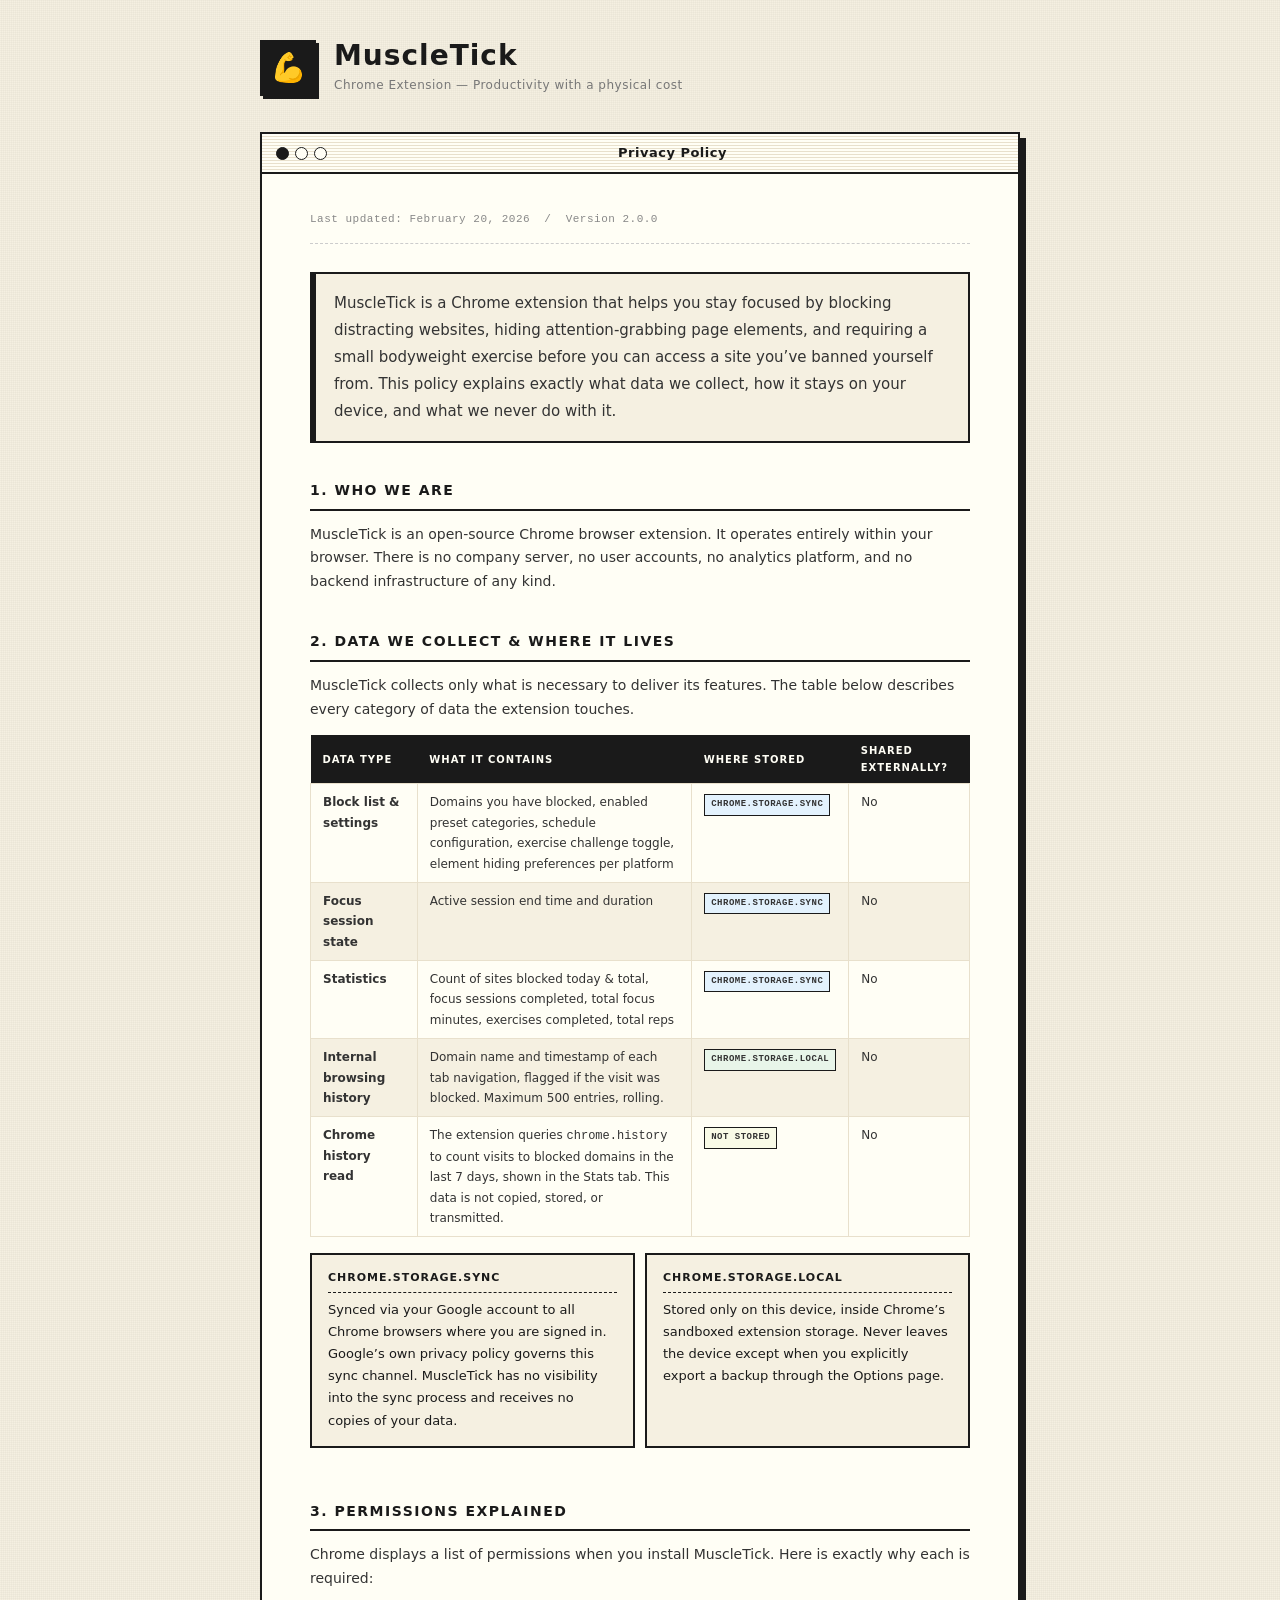
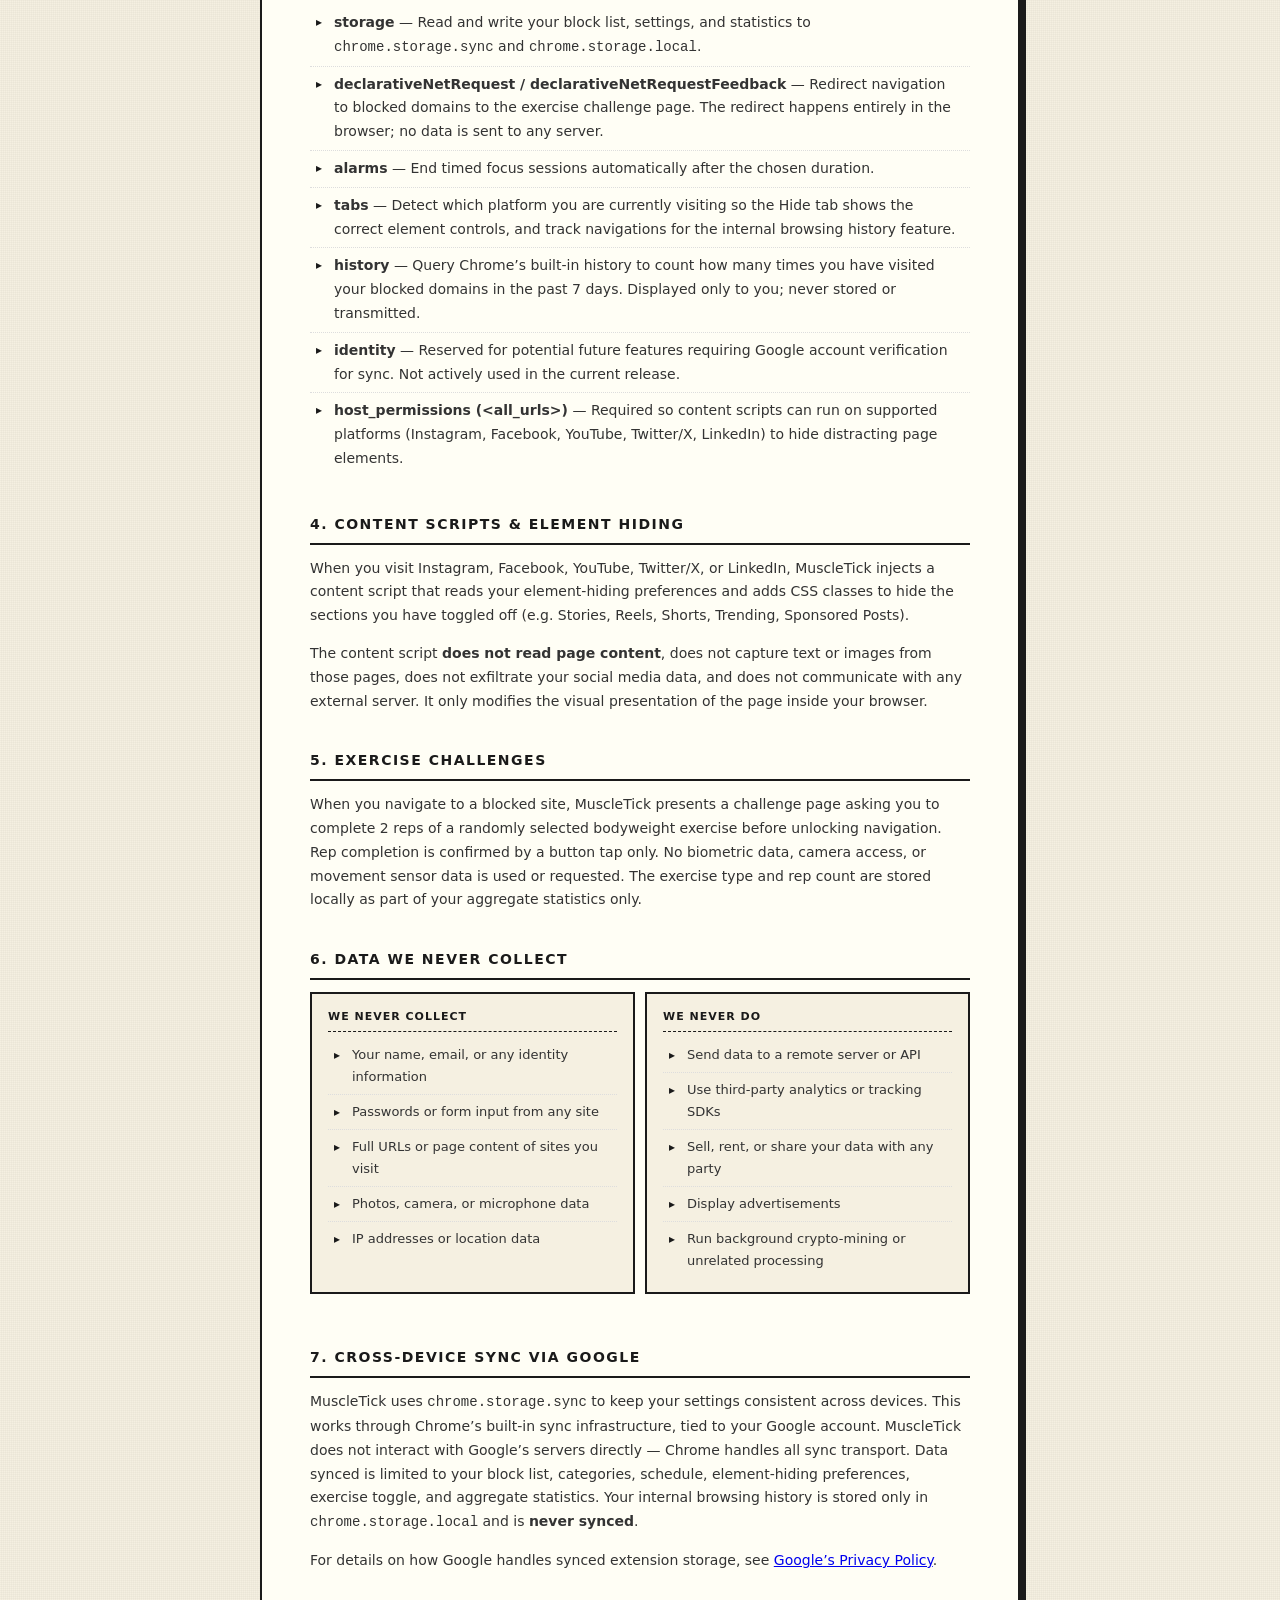
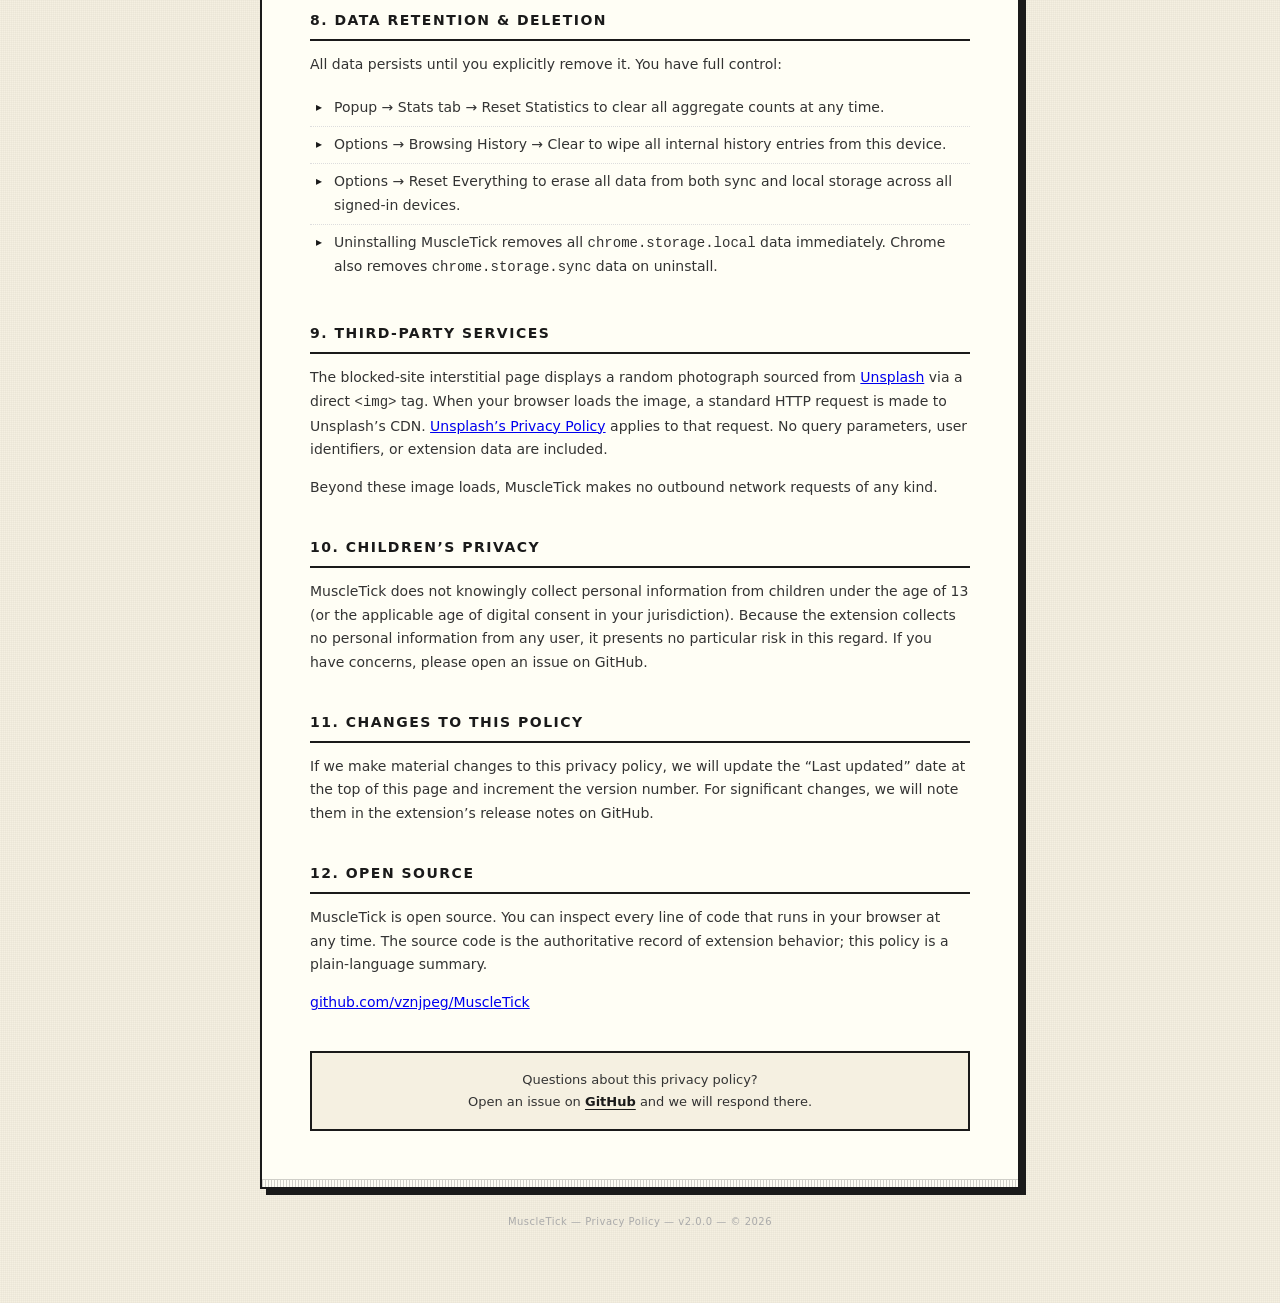
<file: docs/index.html>
<!DOCTYPE html>
<html lang="en">
<head>
  <meta charset="UTF-8">
  <meta name="viewport" content="width=device-width, initial-scale=1.0">
  <title>MuscleTick — Privacy Policy</title>
  <style>
    :root {
      --cream: #f5f0e1;
      --cream-dark: #e8e0cc;
      --black: #1a1a1a;
      --white: #fffef5;
      --font: "Geneva", "Charcoal", "Lucida Grande", system-ui, sans-serif;
      --mono: "Monaco", "Menlo", "Courier New", monospace;
      --border: 2px solid var(--black);
      --shadow: 6px 6px 0 var(--black);
    }

    * { margin: 0; padding: 0; box-sizing: border-box; }

    body {
      font-family: var(--font);
      font-size: 14px;
      line-height: 1.7;
      color: var(--black);
      background: var(--cream);
      background-image:
        repeating-linear-gradient(0deg, transparent 0px, transparent 1px, rgba(0,0,0,0.025) 1px, rgba(0,0,0,0.025) 2px),
        repeating-linear-gradient(90deg, transparent 0px, transparent 1px, rgba(0,0,0,0.025) 1px, rgba(0,0,0,0.025) 2px);
      min-height: 100vh;
      padding: 40px 20px 80px;
    }

    /* ── Header ── */

    .site-header {
      max-width: 760px;
      margin: 0 auto 36px;
      display: flex;
      align-items: center;
      gap: 18px;
    }

    .logo-mark {
      width: 56px;
      height: 56px;
      border: var(--border);
      box-shadow: 3px 3px 0 var(--black);
      background: var(--black);
      display: flex;
      align-items: center;
      justify-content: center;
      font-size: 28px;
      flex-shrink: 0;
    }

    .site-name {
      font-size: 28px;
      font-weight: bold;
      letter-spacing: 1px;
      line-height: 1.1;
    }

    .site-tagline {
      font-size: 12px;
      color: #777;
      letter-spacing: 0.5px;
      margin-top: 3px;
    }

    /* ── Main Window ── */

    .window {
      max-width: 760px;
      margin: 0 auto;
      background: var(--white);
      border: var(--border);
      box-shadow: var(--shadow);
      overflow: hidden;
    }

    .window-titlebar {
      display: flex;
      align-items: center;
      padding: 8px 14px;
      border-bottom: var(--border);
      background: var(--white);
      background-image: repeating-linear-gradient(
        0deg, transparent 0px, transparent 2px,
        var(--cream-dark) 2px, var(--cream-dark) 3px
      );
    }

    .window-dots {
      display: flex;
      gap: 6px;
      margin-right: 14px;
    }

    .dot {
      width: 13px;
      height: 13px;
      border-radius: 50%;
      border: 1px solid var(--black);
      background: var(--white);
    }

    .dot:first-child { background: var(--black); }

    .window-titlebar-title {
      flex: 1;
      text-align: center;
      font-size: 13px;
      font-weight: bold;
      letter-spacing: 0.5px;
    }

    /* ── Content ── */

    .window-body {
      padding: 36px 48px 48px;
    }

    .effective-date {
      font-size: 11px;
      color: #888;
      font-family: var(--mono);
      margin-bottom: 28px;
      padding-bottom: 14px;
      border-bottom: 1px dashed #ccc;
      letter-spacing: 0.5px;
    }

    .intro {
      font-size: 15px;
      line-height: 1.8;
      color: #333;
      margin-bottom: 36px;
      padding: 16px 18px;
      background: var(--cream);
      border: var(--border);
      border-left: 6px solid var(--black);
    }

    h2 {
      font-size: 14px;
      font-weight: bold;
      text-transform: uppercase;
      letter-spacing: 1.5px;
      margin: 36px 0 12px;
      padding-bottom: 6px;
      border-bottom: 2px solid var(--black);
    }

    p {
      color: #333;
      margin-bottom: 14px;
    }

    ul {
      padding-left: 0;
      margin-bottom: 14px;
      list-style: none;
    }

    ul li {
      padding: 6px 10px 6px 24px;
      position: relative;
      color: #333;
      border-bottom: 1px dotted #ddd;
    }

    ul li:last-child { border-bottom: none; }

    ul li::before {
      content: "▸";
      position: absolute;
      left: 6px;
      color: var(--black);
      font-size: 12px;
      top: 7px;
    }

    .callout {
      background: var(--cream);
      border: var(--border);
      padding: 14px 16px;
      margin-bottom: 16px;
      font-size: 13px;
    }

    .callout strong {
      display: block;
      font-size: 11px;
      text-transform: uppercase;
      letter-spacing: 1px;
      margin-bottom: 6px;
      padding-bottom: 4px;
      border-bottom: 1px dashed var(--black);
    }

    .callout-grid {
      display: grid;
      grid-template-columns: 1fr 1fr;
      gap: 10px;
      margin-bottom: 16px;
    }

    @media (max-width: 580px) {
      .callout-grid { grid-template-columns: 1fr; }
      .window-body { padding: 24px 20px 36px; }
    }

    .data-table {
      width: 100%;
      border-collapse: collapse;
      margin-bottom: 16px;
      font-size: 12px;
    }

    .data-table th {
      background: var(--black);
      color: var(--white);
      padding: 7px 12px;
      text-align: left;
      font-size: 10px;
      text-transform: uppercase;
      letter-spacing: 1px;
    }

    .data-table td {
      padding: 8px 12px;
      border: 1px solid var(--cream-dark);
      vertical-align: top;
      color: #333;
    }

    .data-table tr:nth-child(even) td {
      background: var(--cream);
    }

    .tag {
      display: inline-block;
      font-size: 9px;
      font-weight: bold;
      font-family: var(--mono);
      padding: 2px 6px;
      border: 1px solid var(--black);
      background: var(--cream-dark);
      text-transform: uppercase;
      letter-spacing: 0.5px;
    }

    .tag-local { background: #e8f5e9; }
    .tag-sync  { background: #e3f2fd; }
    .tag-never { background: #f9fbe7; }

    .contact-box {
      margin-top: 36px;
      padding: 16px;
      background: var(--cream);
      border: var(--border);
      text-align: center;
    }

    .contact-box p { margin: 0; font-size: 13px; }
    .contact-box a { color: var(--black); font-weight: bold; text-underline-offset: 3px; }

    .window-footer {
      height: 8px;
      border-top: 1px solid var(--black);
      background: repeating-linear-gradient(
        90deg,
        var(--black) 0px, var(--black) 1px,
        var(--white) 1px, var(--white) 3px
      );
      opacity: 0.2;
    }

    .page-footer {
      max-width: 760px;
      margin: 24px auto 0;
      text-align: center;
      font-size: 10px;
      color: #aaa;
      letter-spacing: 0.5px;
    }
  </style>
</head>
<body>

  <header class="site-header">
    <div class="logo-mark">&#x1F4AA;</div>
    <div>
      <div class="site-name">MuscleTick</div>
      <div class="site-tagline">Chrome Extension &mdash; Productivity with a physical cost</div>
    </div>
  </header>

  <main class="window">
    <div class="window-titlebar">
      <div class="window-dots">
        <div class="dot"></div>
        <div class="dot"></div>
        <div class="dot"></div>
      </div>
      <span class="window-titlebar-title">Privacy Policy</span>
    </div>

    <div class="window-body">

      <div class="effective-date">Last updated: February 20, 2026 &nbsp;/&nbsp; Version 2.0.0</div>

      <div class="intro">
        MuscleTick is a Chrome extension that helps you stay focused by blocking distracting websites, hiding attention-grabbing page elements, and requiring a small bodyweight exercise before you can access a site you&#8217;ve banned yourself from. This policy explains exactly what data we collect, how it stays on your device, and what we never do with it.
      </div>

      <h2>1. Who We Are</h2>
      <p>MuscleTick is an open-source Chrome browser extension. It operates entirely within your browser. There is no company server, no user accounts, no analytics platform, and no backend infrastructure of any kind.</p>

      <h2>2. Data We Collect &amp; Where It Lives</h2>
      <p>MuscleTick collects only what is necessary to deliver its features. The table below describes every category of data the extension touches.</p>

      <table class="data-table">
        <thead>
          <tr>
            <th>Data Type</th>
            <th>What It Contains</th>
            <th>Where Stored</th>
            <th>Shared Externally?</th>
          </tr>
        </thead>
        <tbody>
          <tr>
            <td><strong>Block list &amp; settings</strong></td>
            <td>Domains you have blocked, enabled preset categories, schedule configuration, exercise challenge toggle, element hiding preferences per platform</td>
            <td><span class="tag tag-sync">chrome.storage.sync</span></td>
            <td>No</td>
          </tr>
          <tr>
            <td><strong>Focus session state</strong></td>
            <td>Active session end time and duration</td>
            <td><span class="tag tag-sync">chrome.storage.sync</span></td>
            <td>No</td>
          </tr>
          <tr>
            <td><strong>Statistics</strong></td>
            <td>Count of sites blocked today &amp; total, focus sessions completed, total focus minutes, exercises completed, total reps</td>
            <td><span class="tag tag-sync">chrome.storage.sync</span></td>
            <td>No</td>
          </tr>
          <tr>
            <td><strong>Internal browsing history</strong></td>
            <td>Domain name and timestamp of each tab navigation, flagged if the visit was blocked. Maximum 500 entries, rolling.</td>
            <td><span class="tag tag-local">chrome.storage.local</span></td>
            <td>No</td>
          </tr>
          <tr>
            <td><strong>Chrome history read</strong></td>
            <td>The extension queries <code>chrome.history</code> to count visits to blocked domains in the last 7 days, shown in the Stats tab. This data is not copied, stored, or transmitted.</td>
            <td><span class="tag tag-never">Not stored</span></td>
            <td>No</td>
          </tr>
        </tbody>
      </table>

      <div class="callout-grid">
        <div class="callout">
          <strong>chrome.storage.sync</strong>
          Synced via your Google account to all Chrome browsers where you are signed in. Google&#8217;s own privacy policy governs this sync channel. MuscleTick has no visibility into the sync process and receives no copies of your data.
        </div>
        <div class="callout">
          <strong>chrome.storage.local</strong>
          Stored only on this device, inside Chrome&#8217;s sandboxed extension storage. Never leaves the device except when you explicitly export a backup through the Options page.
        </div>
      </div>

      <h2>3. Permissions Explained</h2>
      <p>Chrome displays a list of permissions when you install MuscleTick. Here is exactly why each is required:</p>
      <ul>
        <li><strong>storage</strong> &mdash; Read and write your block list, settings, and statistics to <code>chrome.storage.sync</code> and <code>chrome.storage.local</code>.</li>
        <li><strong>declarativeNetRequest / declarativeNetRequestFeedback</strong> &mdash; Redirect navigation to blocked domains to the exercise challenge page. The redirect happens entirely in the browser; no data is sent to any server.</li>
        <li><strong>alarms</strong> &mdash; End timed focus sessions automatically after the chosen duration.</li>
        <li><strong>tabs</strong> &mdash; Detect which platform you are currently visiting so the Hide tab shows the correct element controls, and track navigations for the internal browsing history feature.</li>
        <li><strong>history</strong> &mdash; Query Chrome&#8217;s built-in history to count how many times you have visited your blocked domains in the past 7 days. Displayed only to you; never stored or transmitted.</li>
        <li><strong>identity</strong> &mdash; Reserved for potential future features requiring Google account verification for sync. Not actively used in the current release.</li>
        <li><strong>host_permissions (&lt;all_urls&gt;)</strong> &mdash; Required so content scripts can run on supported platforms (Instagram, Facebook, YouTube, Twitter/X, LinkedIn) to hide distracting page elements.</li>
      </ul>

      <h2>4. Content Scripts &amp; Element Hiding</h2>
      <p>When you visit Instagram, Facebook, YouTube, Twitter/X, or LinkedIn, MuscleTick injects a content script that reads your element-hiding preferences and adds CSS classes to hide the sections you have toggled off (e.g. Stories, Reels, Shorts, Trending, Sponsored Posts).</p>
      <p>The content script <strong>does not read page content</strong>, does not capture text or images from those pages, does not exfiltrate your social media data, and does not communicate with any external server. It only modifies the visual presentation of the page inside your browser.</p>

      <h2>5. Exercise Challenges</h2>
      <p>When you navigate to a blocked site, MuscleTick presents a challenge page asking you to complete 2 reps of a randomly selected bodyweight exercise before unlocking navigation. Rep completion is confirmed by a button tap only. No biometric data, camera access, or movement sensor data is used or requested. The exercise type and rep count are stored locally as part of your aggregate statistics only.</p>

      <h2>6. Data We Never Collect</h2>
      <div class="callout-grid">
        <div class="callout">
          <strong>We never collect</strong>
          <ul style="margin:0;padding:0;">
            <li>Your name, email, or any identity information</li>
            <li>Passwords or form input from any site</li>
            <li>Full URLs or page content of sites you visit</li>
            <li>Photos, camera, or microphone data</li>
            <li>IP addresses or location data</li>
          </ul>
        </div>
        <div class="callout">
          <strong>We never do</strong>
          <ul style="margin:0;padding:0;">
            <li>Send data to a remote server or API</li>
            <li>Use third-party analytics or tracking SDKs</li>
            <li>Sell, rent, or share your data with any party</li>
            <li>Display advertisements</li>
            <li>Run background crypto-mining or unrelated processing</li>
          </ul>
        </div>
      </div>

      <h2>7. Cross-Device Sync via Google</h2>
      <p>MuscleTick uses <code>chrome.storage.sync</code> to keep your settings consistent across devices. This works through Chrome&#8217;s built-in sync infrastructure, tied to your Google account. MuscleTick does not interact with Google&#8217;s servers directly &mdash; Chrome handles all sync transport. Data synced is limited to your block list, categories, schedule, element-hiding preferences, exercise toggle, and aggregate statistics. Your internal browsing history is stored only in <code>chrome.storage.local</code> and is <strong>never synced</strong>.</p>
      <p>For details on how Google handles synced extension storage, see <a href="https://policies.google.com/privacy" target="_blank" rel="noopener">Google&#8217;s Privacy Policy</a>.</p>

      <h2>8. Data Retention &amp; Deletion</h2>
      <p>All data persists until you explicitly remove it. You have full control:</p>
      <ul>
        <li>Popup &rarr; Stats tab &rarr; Reset Statistics to clear all aggregate counts at any time.</li>
        <li>Options &rarr; Browsing History &rarr; Clear to wipe all internal history entries from this device.</li>
        <li>Options &rarr; Reset Everything to erase all data from both sync and local storage across all signed-in devices.</li>
        <li>Uninstalling MuscleTick removes all <code>chrome.storage.local</code> data immediately. Chrome also removes <code>chrome.storage.sync</code> data on uninstall.</li>
      </ul>

      <h2>9. Third-Party Services</h2>
      <p>The blocked-site interstitial page displays a random photograph sourced from <a href="https://unsplash.com" target="_blank" rel="noopener">Unsplash</a> via a direct <code>&lt;img&gt;</code> tag. When your browser loads the image, a standard HTTP request is made to Unsplash&#8217;s CDN. <a href="https://unsplash.com/privacy" target="_blank" rel="noopener">Unsplash&#8217;s Privacy Policy</a> applies to that request. No query parameters, user identifiers, or extension data are included.</p>
      <p>Beyond these image loads, MuscleTick makes no outbound network requests of any kind.</p>

      <h2>10. Children&#8217;s Privacy</h2>
      <p>MuscleTick does not knowingly collect personal information from children under the age of 13 (or the applicable age of digital consent in your jurisdiction). Because the extension collects no personal information from any user, it presents no particular risk in this regard. If you have concerns, please open an issue on GitHub.</p>

      <h2>11. Changes to This Policy</h2>
      <p>If we make material changes to this privacy policy, we will update the &#8220;Last updated&#8221; date at the top of this page and increment the version number. For significant changes, we will note them in the extension&#8217;s release notes on GitHub.</p>

      <h2>12. Open Source</h2>
      <p>MuscleTick is open source. You can inspect every line of code that runs in your browser at any time. The source code is the authoritative record of extension behavior; this policy is a plain-language summary.</p>
      <p><a href="https://github.com/vznjpeg/MuscleTick" target="_blank" rel="noopener">github.com/vznjpeg/MuscleTick</a></p>

      <div class="contact-box">
        <p>Questions about this privacy policy?<br>
        Open an issue on <a href="https://github.com/vznjpeg/MuscleTick/issues" target="_blank" rel="noopener">GitHub</a> and we will respond there.</p>
      </div>

    </div>

    <div class="window-footer"></div>
  </main>

  <footer class="page-footer">
    MuscleTick &mdash; Privacy Policy &mdash; v2.0.0 &mdash; &copy; 2026
  </footer>

</body>
</html>
</file>
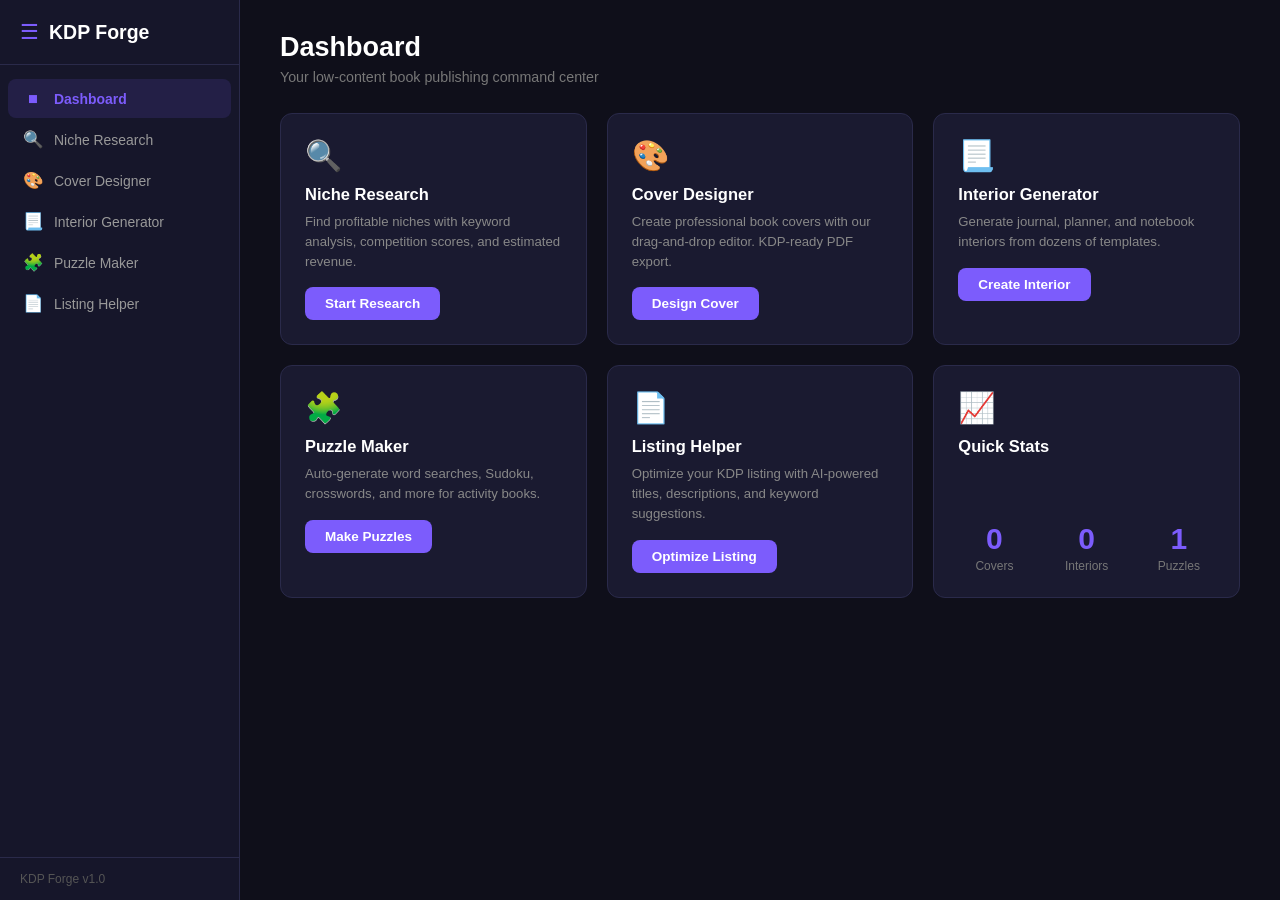
<file: kdp-forge/index.html>
<!DOCTYPE html>
<html lang="en">
<head>
    <meta charset="UTF-8">
    <meta name="viewport" content="width=device-width, initial-scale=1.0">
    <title>KDP Forge - Low Content Book Creator</title>
    <link rel="stylesheet" href="styles.css">
</head>
<body>
    <nav class="sidebar">
        <div class="logo">
            <span class="logo-icon">&#9776;</span>
            <h1>KDP Forge</h1>
        </div>
        <ul class="nav-links">
            <li><a href="#" class="nav-link active" data-page="dashboard">
                <span class="nav-icon">&#9632;</span> Dashboard
            </a></li>
            <li><a href="#" class="nav-link" data-page="research">
                <span class="nav-icon">&#128269;</span> Niche Research
            </a></li>
            <li><a href="#" class="nav-link" data-page="cover-designer">
                <span class="nav-icon">&#127912;</span> Cover Designer
            </a></li>
            <li><a href="#" class="nav-link" data-page="interiors">
                <span class="nav-icon">&#128195;</span> Interior Generator
            </a></li>
            <li><a href="#" class="nav-link" data-page="puzzles">
                <span class="nav-icon">&#129513;</span> Puzzle Maker
            </a></li>
            <li><a href="#" class="nav-link" data-page="listing">
                <span class="nav-icon">&#128196;</span> Listing Helper
            </a></li>
        </ul>
        <div class="sidebar-footer">
            <p>KDP Forge v1.0</p>
        </div>
    </nav>

    <main class="content">
        <!-- Dashboard -->
        <section id="page-dashboard" class="page active">
            <div class="page-header">
                <h2>Dashboard</h2>
                <p class="subtitle">Your low-content book publishing command center</p>
            </div>
            <div class="dashboard-grid">
                <div class="dash-card">
                    <div class="dash-card-icon">&#128269;</div>
                    <h3>Niche Research</h3>
                    <p>Find profitable niches with keyword analysis, competition scores, and estimated revenue.</p>
                    <button class="btn btn-primary" onclick="navigateTo('research')">Start Research</button>
                </div>
                <div class="dash-card">
                    <div class="dash-card-icon">&#127912;</div>
                    <h3>Cover Designer</h3>
                    <p>Create professional book covers with our drag-and-drop editor. KDP-ready PDF export.</p>
                    <button class="btn btn-primary" onclick="navigateTo('cover-designer')">Design Cover</button>
                </div>
                <div class="dash-card">
                    <div class="dash-card-icon">&#128195;</div>
                    <h3>Interior Generator</h3>
                    <p>Generate journal, planner, and notebook interiors from dozens of templates.</p>
                    <button class="btn btn-primary" onclick="navigateTo('interiors')">Create Interior</button>
                </div>
                <div class="dash-card">
                    <div class="dash-card-icon">&#129513;</div>
                    <h3>Puzzle Maker</h3>
                    <p>Auto-generate word searches, Sudoku, crosswords, and more for activity books.</p>
                    <button class="btn btn-primary" onclick="navigateTo('puzzles')">Make Puzzles</button>
                </div>
                <div class="dash-card">
                    <div class="dash-card-icon">&#128196;</div>
                    <h3>Listing Helper</h3>
                    <p>Optimize your KDP listing with AI-powered titles, descriptions, and keyword suggestions.</p>
                    <button class="btn btn-primary" onclick="navigateTo('listing')">Optimize Listing</button>
                </div>
                <div class="dash-card dash-card-stats">
                    <div class="dash-card-icon">&#128200;</div>
                    <h3>Quick Stats</h3>
                    <div class="stats-row">
                        <div class="stat"><span class="stat-num" id="stat-covers">0</span><span class="stat-label">Covers</span></div>
                        <div class="stat"><span class="stat-num" id="stat-interiors">0</span><span class="stat-label">Interiors</span></div>
                        <div class="stat"><span class="stat-num" id="stat-puzzles">0</span><span class="stat-label">Puzzles</span></div>
                    </div>
                </div>
            </div>
        </section>

        <!-- Niche Research -->
        <section id="page-research" class="page">
            <div class="page-header">
                <h2>Niche Research</h2>
                <p class="subtitle">Find profitable low-content book niches on Amazon KDP</p>
            </div>
            <div class="research-controls">
                <div class="search-bar">
                    <input type="text" id="research-keyword" placeholder="Enter a keyword (e.g., 'gratitude journal', 'sudoku')..." />
                    <button class="btn btn-primary" id="btn-research">Analyze</button>
                </div>
                <div class="filter-row">
                    <select id="research-category">
                        <option value="all">All Categories</option>
                        <option value="journals">Journals & Planners</option>
                        <option value="coloring">Coloring Books</option>
                        <option value="puzzle">Puzzle & Activity</option>
                        <option value="notebook">Notebooks</option>
                        <option value="logbook">Log Books</option>
                    </select>
                    <select id="research-sort">
                        <option value="relevance">Sort by Relevance</option>
                        <option value="demand">Sort by Demand</option>
                        <option value="competition">Sort by Low Competition</option>
                        <option value="revenue">Sort by Est. Revenue</option>
                    </select>
                </div>
            </div>
            <div id="research-results" class="research-results">
                <div class="placeholder-msg">Enter a keyword above to discover profitable niches.</div>
            </div>
        </section>

        <!-- Cover Designer -->
        <section id="page-cover-designer" class="page">
            <div class="page-header">
                <h2>Cover Designer</h2>
                <p class="subtitle">Create professional KDP book covers</p>
            </div>
            <div class="designer-layout">
                <div class="designer-toolbar">
                    <h3>Book Settings</h3>
                    <div class="tool-group">
                        <label>Trim Size</label>
                        <select id="cover-trim">
                            <option value="6x9">6" x 9" (Standard)</option>
                            <option value="5.5x8.5">5.5" x 8.5"</option>
                            <option value="8.5x11">8.5" x 11"</option>
                            <option value="5x8">5" x 8"</option>
                            <option value="8x10">8" x 10"</option>
                        </select>
                    </div>
                    <h3>Background</h3>
                    <div class="tool-group">
                        <label>Color</label>
                        <input type="color" id="cover-bg-color" value="#1a1a2e" />
                    </div>
                    <div class="tool-group">
                        <label>Gradient</label>
                        <input type="color" id="cover-bg-gradient" value="#16213e" />
                        <label class="checkbox-label">
                            <input type="checkbox" id="cover-use-gradient" checked /> Enable
                        </label>
                    </div>
                    <h3>Title</h3>
                    <div class="tool-group">
                        <input type="text" id="cover-title" placeholder="Book Title" value="My Journal" />
                    </div>
                    <div class="tool-group">
                        <label>Font Size</label>
                        <input type="range" id="cover-title-size" min="16" max="80" value="42" />
                        <span id="cover-title-size-val">42px</span>
                    </div>
                    <div class="tool-group">
                        <label>Color</label>
                        <input type="color" id="cover-title-color" value="#e2b714" />
                    </div>
                    <div class="tool-group">
                        <label>Font</label>
                        <select id="cover-title-font">
                            <option value="Georgia, serif">Georgia (Serif)</option>
                            <option value="Arial, sans-serif">Arial (Sans)</option>
                            <option value="'Courier New', monospace">Courier (Mono)</option>
                            <option value="'Times New Roman', serif">Times New Roman</option>
                            <option value="Impact, sans-serif">Impact</option>
                            <option value="Verdana, sans-serif">Verdana</option>
                        </select>
                    </div>
                    <h3>Subtitle</h3>
                    <div class="tool-group">
                        <input type="text" id="cover-subtitle" placeholder="Subtitle (optional)" value="A Daily Reflection" />
                    </div>
                    <div class="tool-group">
                        <label>Color</label>
                        <input type="color" id="cover-subtitle-color" value="#ffffff" />
                    </div>
                    <h3>Author</h3>
                    <div class="tool-group">
                        <input type="text" id="cover-author" placeholder="Author Name" value="Jane Smith" />
                    </div>
                    <div class="tool-group">
                        <label>Color</label>
                        <input type="color" id="cover-author-color" value="#cccccc" />
                    </div>
                    <h3>Decoration</h3>
                    <div class="tool-group">
                        <label>Border</label>
                        <select id="cover-border">
                            <option value="none">None</option>
                            <option value="simple" selected>Simple Line</option>
                            <option value="double">Double Line</option>
                            <option value="ornate">Ornate Frame</option>
                        </select>
                    </div>
                    <div class="tool-group">
                        <label>Border Color</label>
                        <input type="color" id="cover-border-color" value="#e2b714" />
                    </div>
                    <div class="tool-group">
                        <label>Shape</label>
                        <select id="cover-shape">
                            <option value="none">None</option>
                            <option value="circle">Circle</option>
                            <option value="diamond">Diamond</option>
                            <option value="line-art">Decorative Lines</option>
                        </select>
                    </div>
                    <button class="btn btn-primary btn-full" id="btn-export-cover">Export as PNG</button>
                </div>
                <div class="designer-canvas-wrap">
                    <canvas id="cover-canvas" width="450" height="675"></canvas>
                </div>
            </div>
        </section>

        <!-- Interior Generator -->
        <section id="page-interiors" class="page">
            <div class="page-header">
                <h2>Interior Generator</h2>
                <p class="subtitle">Generate print-ready book interiors from templates</p>
            </div>
            <div class="interior-layout">
                <div class="interior-sidebar">
                    <h3>Template</h3>
                    <div class="template-grid">
                        <button class="template-btn active" data-template="lined">Lined Journal</button>
                        <button class="template-btn" data-template="dotgrid">Dot Grid</button>
                        <button class="template-btn" data-template="graph">Graph Paper</button>
                        <button class="template-btn" data-template="planner-daily">Daily Planner</button>
                        <button class="template-btn" data-template="planner-weekly">Weekly Planner</button>
                        <button class="template-btn" data-template="habit">Habit Tracker</button>
                        <button class="template-btn" data-template="gratitude">Gratitude Journal</button>
                        <button class="template-btn" data-template="budget">Budget Tracker</button>
                        <button class="template-btn" data-template="reading-log">Reading Log</button>
                        <button class="template-btn" data-template="recipe">Recipe Book</button>
                        <button class="template-btn" data-template="fitness">Fitness Log</button>
                        <button class="template-btn" data-template="cornell">Cornell Notes</button>
                    </div>
                    <h3>Settings</h3>
                    <div class="tool-group">
                        <label>Page Size</label>
                        <select id="interior-size">
                            <option value="6x9">6" x 9"</option>
                            <option value="5.5x8.5">5.5" x 8.5"</option>
                            <option value="8.5x11">8.5" x 11"</option>
                        </select>
                    </div>
                    <div class="tool-group">
                        <label>Pages</label>
                        <input type="number" id="interior-pages" value="120" min="24" max="800" />
                    </div>
                    <div class="tool-group">
                        <label>Header Text</label>
                        <input type="text" id="interior-header" placeholder="Optional page header..." />
                    </div>
                    <div class="tool-group">
                        <label class="checkbox-label">
                            <input type="checkbox" id="interior-page-numbers" checked /> Page Numbers
                        </label>
                    </div>
                    <div class="tool-group">
                        <label>Line/Grid Color</label>
                        <input type="color" id="interior-line-color" value="#cccccc" />
                    </div>
                    <button class="btn btn-primary btn-full" id="btn-export-interior">Export as PNG</button>
                </div>
                <div class="interior-preview">
                    <canvas id="interior-canvas" width="450" height="675"></canvas>
                    <p class="preview-label">Page Preview</p>
                </div>
            </div>
        </section>

        <!-- Puzzle Maker -->
        <section id="page-puzzles" class="page">
            <div class="page-header">
                <h2>Puzzle Maker</h2>
                <p class="subtitle">Generate puzzles for activity and puzzle books</p>
            </div>
            <div class="puzzle-layout">
                <div class="puzzle-sidebar">
                    <h3>Puzzle Type</h3>
                    <div class="template-grid">
                        <button class="puzzle-type-btn active" data-puzzle="wordsearch">Word Search</button>
                        <button class="puzzle-type-btn" data-puzzle="sudoku">Sudoku</button>
                        <button class="puzzle-type-btn" data-puzzle="crossword">Crossword</button>
                        <button class="puzzle-type-btn" data-puzzle="maze">Maze</button>
                    </div>

                    <div id="wordsearch-options" class="puzzle-options">
                        <h3>Word Search Options</h3>
                        <div class="tool-group">
                            <label>Grid Size</label>
                            <select id="ws-size">
                                <option value="10">10 x 10 (Easy)</option>
                                <option value="15" selected>15 x 15 (Medium)</option>
                                <option value="20">20 x 20 (Hard)</option>
                            </select>
                        </div>
                        <div class="tool-group">
                            <label>Words (comma-separated)</label>
                            <textarea id="ws-words" rows="4" placeholder="CAT, DOG, FISH, BIRD, SNAKE...">CAT, DOG, FISH, BIRD, SNAKE, HORSE, RABBIT, TURTLE, EAGLE, DOLPHIN</textarea>
                        </div>
                        <div class="tool-group">
                            <label>Title</label>
                            <input type="text" id="ws-title" value="Animal Word Search" />
                        </div>
                    </div>

                    <div id="sudoku-options" class="puzzle-options" style="display:none">
                        <h3>Sudoku Options</h3>
                        <div class="tool-group">
                            <label>Difficulty</label>
                            <select id="sudoku-difficulty">
                                <option value="easy">Easy (35+ clues)</option>
                                <option value="medium" selected>Medium (28-34 clues)</option>
                                <option value="hard">Hard (22-27 clues)</option>
                            </select>
                        </div>
                    </div>

                    <div id="crossword-options" class="puzzle-options" style="display:none">
                        <h3>Crossword Options</h3>
                        <div class="tool-group">
                            <label>Words & Clues (word:clue per line)</label>
                            <textarea id="cw-words" rows="6" placeholder="PYTHON:A popular programming language&#10;JAVA:Coffee-named language">APPLE:A popular fruit
GRAPE:Small round fruit
PEACH:Fuzzy stone fruit
LEMON:Sour citrus fruit
MANGO:Tropical stone fruit
BERRY:Small juicy fruit
MELON:Large round fruit</textarea>
                        </div>
                    </div>

                    <div id="maze-options" class="puzzle-options" style="display:none">
                        <h3>Maze Options</h3>
                        <div class="tool-group">
                            <label>Size</label>
                            <select id="maze-size">
                                <option value="10">10 x 10 (Easy)</option>
                                <option value="15" selected>15 x 15 (Medium)</option>
                                <option value="20">20 x 20 (Hard)</option>
                                <option value="30">30 x 30 (Expert)</option>
                            </select>
                        </div>
                    </div>

                    <button class="btn btn-primary btn-full" id="btn-generate-puzzle">Generate Puzzle</button>
                    <button class="btn btn-secondary btn-full" id="btn-export-puzzle">Export as PNG</button>
                </div>
                <div class="puzzle-preview">
                    <canvas id="puzzle-canvas" width="550" height="650"></canvas>
                </div>
            </div>
        </section>

        <!-- Listing Helper -->
        <section id="page-listing" class="page">
            <div class="page-header">
                <h2>KDP Listing Helper</h2>
                <p class="subtitle">Optimize your Amazon KDP book listing for maximum visibility</p>
            </div>
            <div class="listing-layout">
                <div class="listing-input-section">
                    <h3>Book Details</h3>
                    <div class="tool-group">
                        <label>Book Type</label>
                        <select id="listing-type">
                            <option value="journal">Journal / Diary</option>
                            <option value="planner">Planner / Organizer</option>
                            <option value="coloring">Coloring Book</option>
                            <option value="puzzle">Puzzle / Activity Book</option>
                            <option value="notebook">Notebook</option>
                            <option value="logbook">Log Book / Tracker</option>
                            <option value="workbook">Workbook</option>
                            <option value="sketchbook">Sketchbook</option>
                        </select>
                    </div>
                    <div class="tool-group">
                        <label>Niche/Topic</label>
                        <input type="text" id="listing-niche" placeholder="e.g., gardening, mindfulness, fitness..." value="" />
                    </div>
                    <div class="tool-group">
                        <label>Target Audience</label>
                        <input type="text" id="listing-audience" placeholder="e.g., women, kids, seniors, teachers..." value="" />
                    </div>
                    <div class="tool-group">
                        <label>Key Features (comma-separated)</label>
                        <input type="text" id="listing-features" placeholder="e.g., 120 pages, premium paper, guided prompts..." value="" />
                    </div>
                    <div class="tool-group">
                        <label>Trim Size</label>
                        <select id="listing-trim">
                            <option value="6x9">6" x 9"</option>
                            <option value="5.5x8.5">5.5" x 8.5"</option>
                            <option value="8.5x11">8.5" x 11"</option>
                        </select>
                    </div>
                    <button class="btn btn-primary btn-full" id="btn-generate-listing">Generate Listing</button>
                </div>
                <div class="listing-output-section">
                    <div id="listing-results" class="listing-results">
                        <div class="placeholder-msg">Fill in your book details and click "Generate Listing" to get optimized titles, descriptions, and keywords.</div>
                    </div>
                </div>
            </div>
        </section>
    </main>

    <script src="app.js"></script>
</body>
</html>
</file>
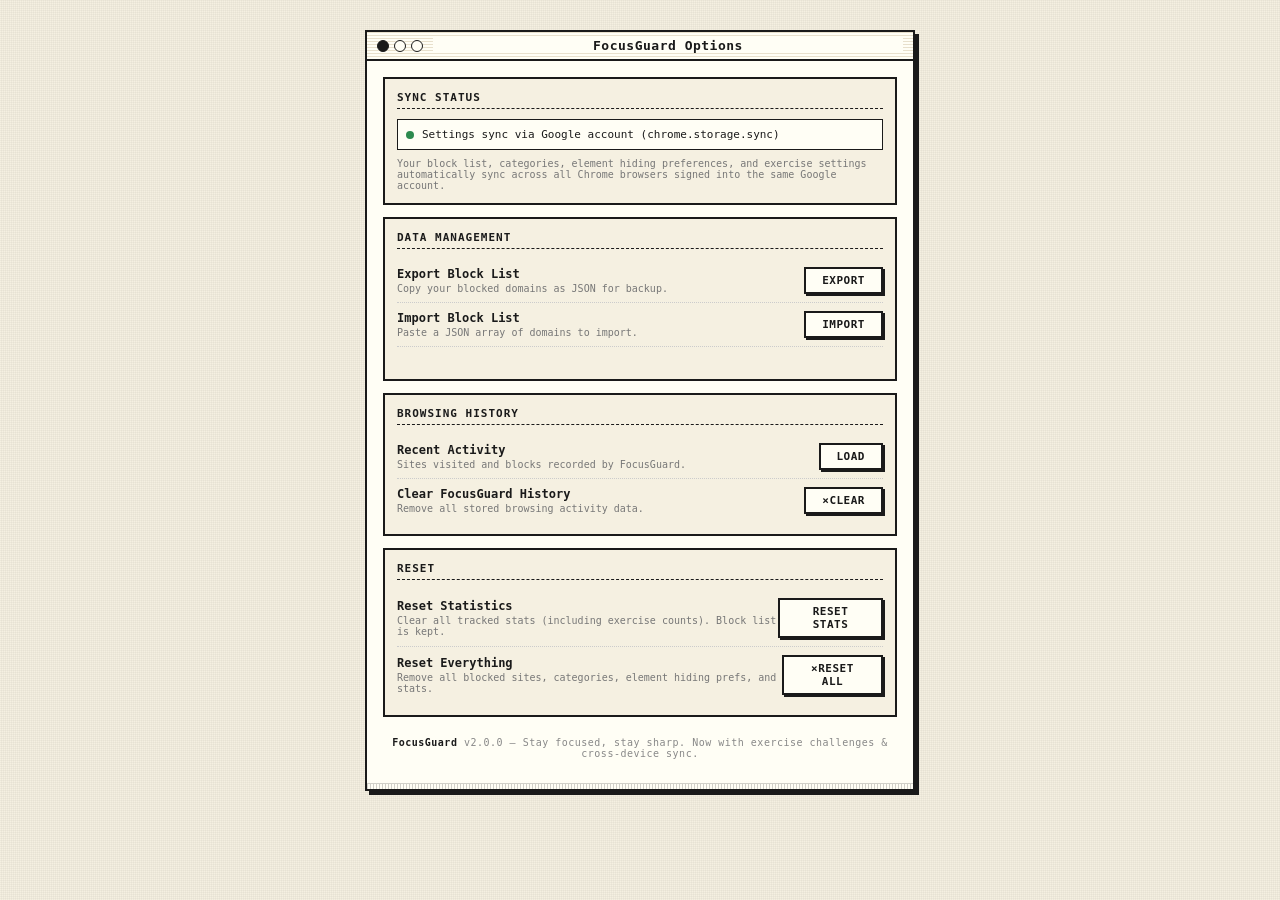
<file: pages/options.html>
<!DOCTYPE html>
<html lang="en">
<head>
  <meta charset="UTF-8">
  <meta name="viewport" content="width=device-width, initial-scale=1.0">
  <title>FocusGuard — Options</title>
  <style>
    :root {
      --cream: #f5f0e1;
      --cream-dark: #e8e0cc;
      --black: #1a1a1a;
      --white: #fffef5;
      --border: 2px solid var(--black);
      --border-thin: 1px solid var(--black);
      --font: "Geneva", "ChicagoFLF", "Charcoal", "Lucida Grande", "Monaco", monospace;
      --shadow: 4px 4px 0 var(--black);
      --shadow-sm: 2px 2px 0 var(--black);
    }

    * { margin: 0; padding: 0; box-sizing: border-box; }

    body {
      font-family: var(--font);
      font-size: 12px;
      color: var(--black);
      background: var(--cream);
      background-image:
        repeating-linear-gradient(
          0deg,
          transparent 0px, transparent 1px,
          rgba(0,0,0,0.03) 1px, rgba(0,0,0,0.03) 2px
        ),
        repeating-linear-gradient(
          90deg,
          transparent 0px, transparent 1px,
          rgba(0,0,0,0.03) 1px, rgba(0,0,0,0.03) 2px
        );
      min-height: 100vh;
      padding: 30px;
      image-rendering: pixelated;
    }

    .window {
      max-width: 550px;
      margin: 0 auto;
      background: var(--white);
      border: var(--border);
      box-shadow: var(--shadow);
      overflow: hidden;
    }

    .window-titlebar {
      display: flex;
      align-items: center;
      padding: 6px 10px;
      border-bottom: var(--border);
      background: var(--white);
      background-image:
        repeating-linear-gradient(
          0deg,
          transparent 0px, transparent 2px,
          var(--cream-dark) 2px, var(--cream-dark) 3px
        );
    }

    .window-dots {
      display: flex;
      gap: 5px;
      margin-right: 10px;
    }

    .window-dot {
      width: 12px;
      height: 12px;
      border-radius: 50%;
      border: var(--border-thin);
      background: var(--white);
    }

    .window-dot:first-child {
      background: var(--black);
    }

    .window-titlebar h1 {
      flex: 1;
      text-align: center;
      font-size: 13px;
      font-weight: bold;
      letter-spacing: 0.5px;
      background: var(--white);
      padding: 0 8px;
    }

    .window-body {
      padding: 16px;
      display: flex;
      flex-direction: column;
      gap: 12px;
    }

    .section {
      background: var(--cream);
      border: var(--border);
      padding: 12px;
    }

    .section-header {
      font-size: 11px;
      font-weight: bold;
      color: var(--black);
      text-transform: uppercase;
      letter-spacing: 1px;
      margin-bottom: 10px;
      padding-bottom: 4px;
      border-bottom: 1px dashed var(--black);
    }

    .option-row {
      display: flex;
      align-items: center;
      justify-content: space-between;
      padding: 8px 0;
      border-bottom: 1px dotted #ccc;
    }

    .option-row:last-child { border-bottom: none; }

    .option-label {
      font-size: 12px;
      font-weight: bold;
    }

    .option-desc {
      font-size: 10px;
      color: #777;
      margin-top: 2px;
    }

    .mac-btn {
      font-family: var(--font);
      font-size: 11px;
      font-weight: bold;
      padding: 5px 16px;
      border: var(--border);
      cursor: pointer;
      color: var(--black);
      background: var(--white);
      box-shadow: var(--shadow-sm);
      text-transform: uppercase;
      letter-spacing: 0.5px;
      transition: all 0.05s;
    }

    .mac-btn:active {
      background: var(--black);
      color: var(--white);
      box-shadow: none;
      transform: translate(2px, 2px);
    }

    .btn-danger {
      background: var(--white);
    }

    .btn-danger::before {
      content: "\00d7 ";
    }

    .export-area {
      width: 100%;
      min-height: 70px;
      font-family: "Monaco", "Menlo", monospace;
      font-size: 10px;
      padding: 8px;
      border: var(--border);
      background: var(--white);
      resize: vertical;
      margin-top: 8px;
      color: var(--black);
    }

    .export-area:focus {
      outline: none;
      box-shadow: 0 0 0 1px var(--black);
    }

    .status-msg {
      font-size: 10px;
      color: #666;
      margin-top: 6px;
      min-height: 14px;
      font-weight: bold;
    }

    .about {
      text-align: center;
      color: #888;
      font-size: 10px;
      padding: 8px;
      letter-spacing: 0.5px;
    }

    .about strong {
      color: var(--black);
    }

    .hidden { display: none !important; }

    /* Sync status */
    .sync-status {
      display: flex;
      align-items: center;
      gap: 8px;
      padding: 8px;
      background: var(--white);
      border: var(--border-thin);
      font-size: 11px;
      margin-bottom: 8px;
    }

    .sync-dot {
      width: 8px;
      height: 8px;
      border-radius: 50%;
      background: var(--black);
    }

    .sync-dot.active {
      background: #2d8a4e;
    }

    /* History list */
    .history-list {
      max-height: 200px;
      overflow-y: auto;
      display: flex;
      flex-direction: column;
      gap: 1px;
      margin-top: 8px;
    }

    .history-entry {
      display: flex;
      align-items: center;
      justify-content: space-between;
      padding: 4px 8px;
      background: var(--white);
      border: var(--border-thin);
      font-size: 10px;
    }

    .history-entry:nth-child(even) {
      background: var(--cream);
    }

    .history-domain {
      font-family: "Monaco", monospace;
      font-weight: bold;
      font-size: 9px;
    }

    .history-time {
      font-size: 9px;
      color: #888;
    }

    .history-blocked {
      font-size: 8px;
      font-weight: bold;
      color: var(--black);
      background: var(--cream-dark);
      border: var(--border-thin);
      padding: 1px 4px;
      text-transform: uppercase;
    }

    /* Footer dither */
    .window-footer {
      height: 6px;
      border-top: var(--border-thin);
      background:
        repeating-linear-gradient(
          90deg,
          var(--black) 0px, var(--black) 1px,
          var(--white) 1px, var(--white) 3px
        );
      opacity: 0.2;
    }
  </style>
</head>
<body>
  <div class="window">
    <div class="window-titlebar">
      <div class="window-dots">
        <div class="window-dot"></div>
        <div class="window-dot"></div>
        <div class="window-dot"></div>
      </div>
      <h1>FocusGuard Options</h1>
    </div>
    <div class="window-body">

      <!-- Sync Status -->
      <div class="section">
        <div class="section-header">Sync Status</div>
        <div class="sync-status">
          <div class="sync-dot active" id="syncDot"></div>
          <span id="syncStatusText">Settings sync via Google account (chrome.storage.sync)</span>
        </div>
        <div class="option-desc">Your block list, categories, element hiding preferences, and exercise settings automatically sync across all Chrome browsers signed into the same Google account.</div>
      </div>

      <!-- Data Management -->
      <div class="section">
        <div class="section-header">Data Management</div>
        <div class="option-row">
          <div>
            <div class="option-label">Export Block List</div>
            <div class="option-desc">Copy your blocked domains as JSON for backup.</div>
          </div>
          <button class="mac-btn" id="exportBtn">Export</button>
        </div>
        <textarea class="export-area hidden" id="exportArea" readonly></textarea>

        <div class="option-row">
          <div>
            <div class="option-label">Import Block List</div>
            <div class="option-desc">Paste a JSON array of domains to import.</div>
          </div>
          <button class="mac-btn" id="importBtn">Import</button>
        </div>
        <textarea class="export-area hidden" id="importArea" placeholder='["example.com", "another.com"]'></textarea>
        <div class="status-msg" id="importStatus"></div>
      </div>

      <!-- Browsing History -->
      <div class="section">
        <div class="section-header">Browsing History</div>
        <div class="option-row">
          <div>
            <div class="option-label">Recent Activity</div>
            <div class="option-desc">Sites visited and blocks recorded by FocusGuard.</div>
          </div>
          <button class="mac-btn" id="loadHistoryBtn">Load</button>
        </div>
        <div class="history-list hidden" id="historyList">
          <div style="text-align:center; color:#999; padding:8px; font-style:italic;">Loading...</div>
        </div>
        <div class="option-row">
          <div>
            <div class="option-label">Clear FocusGuard History</div>
            <div class="option-desc">Remove all stored browsing activity data.</div>
          </div>
          <button class="mac-btn btn-danger" id="clearHistoryBtn">Clear</button>
        </div>
      </div>

      <!-- Reset -->
      <div class="section">
        <div class="section-header">Reset</div>
        <div class="option-row">
          <div>
            <div class="option-label">Reset Statistics</div>
            <div class="option-desc">Clear all tracked stats (including exercise counts). Block list is kept.</div>
          </div>
          <button class="mac-btn" id="resetStatsBtn">Reset Stats</button>
        </div>
        <div class="option-row">
          <div>
            <div class="option-label">Reset Everything</div>
            <div class="option-desc">Remove all blocked sites, categories, element hiding prefs, and stats.</div>
          </div>
          <button class="mac-btn btn-danger" id="resetAllBtn">Reset All</button>
        </div>
      </div>

      <div class="about">
        <strong>FocusGuard</strong> v2.0.0 — Stay focused, stay sharp. Now with exercise challenges & cross-device sync.
      </div>
    </div>
    <div class="window-footer"></div>
  </div>

  <script>
    async function sendMsg(msg) {
      return chrome.runtime.sendMessage(msg);
    }

    // Export
    document.getElementById("exportBtn").addEventListener("click", async () => {
      const area = document.getElementById("exportArea");
      area.classList.toggle("hidden");
      if (!area.classList.contains("hidden")) {
        const res = await sendMsg({ type: "GET_STATE" });
        area.value = JSON.stringify(res.state.blockedDomains, null, 2);
        area.select();
      }
    });

    // Import
    document.getElementById("importBtn").addEventListener("click", async () => {
      const area = document.getElementById("importArea");
      const status = document.getElementById("importStatus");
      area.classList.toggle("hidden");

      if (!area.classList.contains("hidden") && area.value.trim()) {
        try {
          const domains = JSON.parse(area.value.trim());
          if (!Array.isArray(domains)) throw new Error("Must be an array");
          for (const d of domains) {
            await sendMsg({ type: "ADD_DOMAIN", domain: d });
          }
          status.textContent = `Imported ${domains.length} domain(s).`;
          area.value = "";
        } catch (e) {
          status.textContent = "Error: " + e.message;
        }
      }
    });

    // Load browsing history
    document.getElementById("loadHistoryBtn").addEventListener("click", async () => {
      const container = document.getElementById("historyList");
      container.classList.remove("hidden");

      const res = await sendMsg({ type: "GET_BROWSING_HISTORY" });
      const history = res.history || [];

      if (history.length === 0) {
        container.innerHTML = '<div style="text-align:center; color:#999; padding:8px; font-style:italic;">No browsing history recorded yet.</div>';
        return;
      }

      container.innerHTML = history.slice(0, 100).map(entry => {
        const time = new Date(entry.timestamp);
        const timeStr = time.toLocaleDateString() + " " + time.toLocaleTimeString([], { hour: "2-digit", minute: "2-digit" });
        const blockedTag = entry.wasBlocked ? '<span class="history-blocked">Blocked</span>' : '';
        return `
          <div class="history-entry">
            <span class="history-domain">${escapeHtml(entry.domain)}</span>
            ${blockedTag}
            <span class="history-time">${timeStr}</span>
          </div>
        `;
      }).join("");
    });

    // Clear browsing history
    document.getElementById("clearHistoryBtn").addEventListener("click", async () => {
      if (confirm("Clear all FocusGuard browsing history? This cannot be undone.")) {
        await sendMsg({ type: "CLEAR_BROWSING_HISTORY" });
        const container = document.getElementById("historyList");
        container.innerHTML = '<div style="text-align:center; color:#999; padding:8px; font-style:italic;">History cleared.</div>';
        alert("Browsing history cleared.");
      }
    });

    // Reset stats
    document.getElementById("resetStatsBtn").addEventListener("click", async () => {
      if (confirm("Reset all statistics? This cannot be undone.")) {
        await sendMsg({ type: "RESET_STATS" });
        alert("Statistics reset.");
      }
    });

    // Reset all
    document.getElementById("resetAllBtn").addEventListener("click", async () => {
      if (confirm("Remove ALL data? This will clear your block list, categories, element hiding settings, and stats across all synced devices.")) {
        await chrome.storage.sync.clear();
        await chrome.storage.local.clear();
        alert("All data cleared. Reloading...");
        location.reload();
      }
    });

    function escapeHtml(str) {
      const div = document.createElement("div");
      div.textContent = str;
      return div.innerHTML;
    }
  </script>
</body>
</html>
</file>
<file: kdp-forge/styles.css>
/* ========== RESET & BASE ========== */
*, *::before, *::after { box-sizing: border-box; margin: 0; padding: 0; }
html { font-size: 15px; }
body {
    font-family: 'Segoe UI', -apple-system, BlinkMacSystemFont, sans-serif;
    background: #0f0f1a;
    color: #e0e0e0;
    display: flex;
    min-height: 100vh;
    overflow-x: hidden;
}

/* ========== SIDEBAR ========== */
.sidebar {
    width: 240px;
    background: #16162a;
    border-right: 1px solid #2a2a4a;
    display: flex;
    flex-direction: column;
    position: fixed;
    top: 0;
    left: 0;
    height: 100vh;
    z-index: 100;
}
.logo {
    display: flex;
    align-items: center;
    gap: 10px;
    padding: 20px;
    border-bottom: 1px solid #2a2a4a;
}
.logo-icon { font-size: 1.4rem; color: #7c5cfc; }
.logo h1 { font-size: 1.3rem; color: #fff; font-weight: 700; }
.nav-links { list-style: none; padding: 12px 0; flex: 1; }
.nav-links li { margin: 2px 8px; }
.nav-link {
    display: flex;
    align-items: center;
    gap: 10px;
    padding: 10px 14px;
    color: #999;
    text-decoration: none;
    border-radius: 8px;
    transition: all 0.15s;
    font-size: 0.93rem;
}
.nav-link:hover { background: #1e1e3a; color: #ccc; }
.nav-link.active { background: #7c5cfc22; color: #7c5cfc; font-weight: 600; }
.nav-icon { font-size: 1.1rem; width: 22px; text-align: center; }
.sidebar-footer {
    padding: 14px 20px;
    border-top: 1px solid #2a2a4a;
    font-size: 0.8rem;
    color: #555;
}

/* ========== CONTENT ========== */
.content {
    margin-left: 240px;
    flex: 1;
    padding: 32px 40px;
    min-height: 100vh;
}
.page { display: none; }
.page.active { display: block; }
.page-header { margin-bottom: 28px; }
.page-header h2 { font-size: 1.8rem; color: #fff; margin-bottom: 6px; }
.subtitle { color: #777; font-size: 0.95rem; }

/* ========== BUTTONS ========== */
.btn {
    padding: 9px 20px;
    border: none;
    border-radius: 8px;
    font-size: 0.9rem;
    cursor: pointer;
    font-weight: 600;
    transition: all 0.15s;
}
.btn-primary { background: #7c5cfc; color: #fff; }
.btn-primary:hover { background: #6a48e6; }
.btn-secondary { background: #2a2a4a; color: #ccc; margin-top: 8px; }
.btn-secondary:hover { background: #3a3a5a; }
.btn-full { width: 100%; margin-top: 16px; }
.btn-sm { padding: 6px 14px; font-size: 0.82rem; }
.btn-copy { background: #2a2a4a; color: #aaa; border: 1px solid #3a3a5a; }
.btn-copy:hover { background: #3a3a5a; color: #fff; }

/* ========== DASHBOARD ========== */
.dashboard-grid {
    display: grid;
    grid-template-columns: repeat(auto-fill, minmax(300px, 1fr));
    gap: 20px;
}
.dash-card {
    background: #1a1a30;
    border: 1px solid #2a2a4a;
    border-radius: 12px;
    padding: 24px;
    transition: border-color 0.2s;
}
.dash-card:hover { border-color: #7c5cfc55; }
.dash-card-icon { font-size: 2rem; margin-bottom: 12px; }
.dash-card h3 { color: #fff; margin-bottom: 8px; font-size: 1.1rem; }
.dash-card p { color: #888; font-size: 0.88rem; line-height: 1.5; margin-bottom: 16px; }
.dash-card-stats { display: flex; flex-direction: column; }
.stats-row { display: flex; gap: 20px; margin-top: auto; }
.stat { text-align: center; flex: 1; }
.stat-num { display: block; font-size: 2rem; font-weight: 700; color: #7c5cfc; }
.stat-label { font-size: 0.8rem; color: #777; }

/* ========== FORMS ========== */
input[type="text"], input[type="number"], select, textarea {
    background: #12122a;
    border: 1px solid #2a2a4a;
    color: #e0e0e0;
    padding: 9px 12px;
    border-radius: 6px;
    font-size: 0.9rem;
    width: 100%;
    outline: none;
    transition: border-color 0.15s;
}
input:focus, select:focus, textarea:focus { border-color: #7c5cfc; }
textarea { resize: vertical; font-family: inherit; }
input[type="color"] {
    width: 40px;
    height: 32px;
    border: 1px solid #2a2a4a;
    border-radius: 6px;
    background: none;
    cursor: pointer;
    padding: 2px;
}
input[type="range"] { width: 100%; accent-color: #7c5cfc; }
.tool-group { margin-bottom: 12px; }
.tool-group label { display: block; font-size: 0.82rem; color: #888; margin-bottom: 4px; }
.checkbox-label {
    display: inline-flex;
    align-items: center;
    gap: 6px;
    font-size: 0.85rem;
    color: #aaa;
    cursor: pointer;
}

/* ========== RESEARCH ========== */
.search-bar { display: flex; gap: 10px; margin-bottom: 14px; }
.search-bar input { flex: 1; }
.filter-row { display: flex; gap: 10px; margin-bottom: 20px; }
.filter-row select { width: auto; min-width: 180px; }

.research-results { min-height: 300px; }
.placeholder-msg {
    text-align: center;
    color: #555;
    padding: 60px 20px;
    font-size: 0.95rem;
}
.results-table {
    width: 100%;
    border-collapse: collapse;
    font-size: 0.88rem;
}
.results-table th {
    text-align: left;
    padding: 10px 14px;
    background: #1a1a30;
    color: #999;
    font-weight: 600;
    border-bottom: 1px solid #2a2a4a;
    font-size: 0.82rem;
    text-transform: uppercase;
    letter-spacing: 0.5px;
}
.results-table td {
    padding: 10px 14px;
    border-bottom: 1px solid #1e1e35;
    color: #ccc;
}
.results-table tr:hover td { background: #1a1a3055; }
.badge {
    display: inline-block;
    padding: 3px 10px;
    border-radius: 20px;
    font-size: 0.78rem;
    font-weight: 600;
}
.badge-high { background: #2d6a2d33; color: #5cb85c; }
.badge-medium { background: #b8860b33; color: #daa520; }
.badge-low { background: #a0282833; color: #d9534f; }
.demand-bar {
    width: 80px;
    height: 8px;
    background: #2a2a4a;
    border-radius: 4px;
    overflow: hidden;
    display: inline-block;
    vertical-align: middle;
    margin-left: 6px;
}
.demand-bar-fill {
    height: 100%;
    border-radius: 4px;
    background: #7c5cfc;
}
.keyword-tags { display: flex; flex-wrap: wrap; gap: 6px; margin-top: 12px; }
.keyword-tag {
    background: #7c5cfc22;
    color: #a89cfc;
    padding: 4px 12px;
    border-radius: 20px;
    font-size: 0.78rem;
}

/* ========== COVER DESIGNER ========== */
.designer-layout { display: flex; gap: 24px; }
.designer-toolbar {
    width: 280px;
    background: #1a1a30;
    border: 1px solid #2a2a4a;
    border-radius: 12px;
    padding: 20px;
    max-height: 80vh;
    overflow-y: auto;
    flex-shrink: 0;
}
.designer-toolbar h3 {
    color: #fff;
    font-size: 0.92rem;
    margin: 16px 0 8px;
    padding-top: 12px;
    border-top: 1px solid #2a2a4a;
}
.designer-toolbar h3:first-child { border-top: none; margin-top: 0; padding-top: 0; }
.designer-canvas-wrap {
    flex: 1;
    display: flex;
    justify-content: center;
    align-items: flex-start;
}
#cover-canvas {
    border: 2px solid #2a2a4a;
    border-radius: 4px;
    box-shadow: 0 8px 32px #0004;
}

/* ========== INTERIOR GENERATOR ========== */
.interior-layout { display: flex; gap: 24px; }
.interior-sidebar {
    width: 280px;
    background: #1a1a30;
    border: 1px solid #2a2a4a;
    border-radius: 12px;
    padding: 20px;
    max-height: 80vh;
    overflow-y: auto;
    flex-shrink: 0;
}
.interior-sidebar h3 {
    color: #fff;
    font-size: 0.92rem;
    margin: 16px 0 8px;
}
.interior-sidebar h3:first-child { margin-top: 0; }
.template-grid { display: flex; flex-wrap: wrap; gap: 6px; margin-bottom: 12px; }
.template-btn, .puzzle-type-btn {
    padding: 6px 12px;
    background: #12122a;
    border: 1px solid #2a2a4a;
    color: #999;
    border-radius: 6px;
    font-size: 0.8rem;
    cursor: pointer;
    transition: all 0.15s;
}
.template-btn:hover, .puzzle-type-btn:hover { border-color: #7c5cfc; color: #ccc; }
.template-btn.active, .puzzle-type-btn.active {
    background: #7c5cfc22;
    border-color: #7c5cfc;
    color: #7c5cfc;
    font-weight: 600;
}
.interior-preview { flex: 1; display: flex; flex-direction: column; align-items: center; }
.preview-label { color: #555; font-size: 0.85rem; margin-top: 10px; }
#interior-canvas {
    border: 2px solid #2a2a4a;
    border-radius: 4px;
    box-shadow: 0 8px 32px #0004;
    background: #fff;
}

/* ========== PUZZLE MAKER ========== */
.puzzle-layout { display: flex; gap: 24px; }
.puzzle-sidebar {
    width: 300px;
    background: #1a1a30;
    border: 1px solid #2a2a4a;
    border-radius: 12px;
    padding: 20px;
    max-height: 80vh;
    overflow-y: auto;
    flex-shrink: 0;
}
.puzzle-sidebar h3 {
    color: #fff;
    font-size: 0.92rem;
    margin: 16px 0 8px;
}
.puzzle-sidebar h3:first-child { margin-top: 0; }
.puzzle-preview { flex: 1; display: flex; justify-content: center; align-items: flex-start; }
#puzzle-canvas {
    border: 2px solid #2a2a4a;
    border-radius: 4px;
    box-shadow: 0 8px 32px #0004;
    background: #fff;
}

/* ========== LISTING HELPER ========== */
.listing-layout { display: flex; gap: 24px; }
.listing-input-section {
    width: 320px;
    background: #1a1a30;
    border: 1px solid #2a2a4a;
    border-radius: 12px;
    padding: 20px;
    flex-shrink: 0;
}
.listing-input-section h3 { color: #fff; font-size: 0.95rem; margin-bottom: 14px; }
.listing-output-section { flex: 1; }
.listing-results { min-height: 400px; }
.listing-card {
    background: #1a1a30;
    border: 1px solid #2a2a4a;
    border-radius: 12px;
    padding: 20px;
    margin-bottom: 16px;
}
.listing-card h3 {
    color: #7c5cfc;
    font-size: 0.92rem;
    margin-bottom: 10px;
    display: flex;
    justify-content: space-between;
    align-items: center;
}
.listing-card p, .listing-card ul { color: #ccc; font-size: 0.88rem; line-height: 1.6; }
.listing-card ul { padding-left: 18px; }
.listing-card li { margin-bottom: 4px; }
.listing-title-option {
    padding: 8px 12px;
    background: #12122a;
    border: 1px solid #2a2a4a;
    border-radius: 6px;
    margin-bottom: 6px;
    color: #ddd;
    font-size: 0.88rem;
    cursor: pointer;
    transition: border-color 0.15s;
}
.listing-title-option:hover { border-color: #7c5cfc; }

/* ========== SCROLLBAR ========== */
::-webkit-scrollbar { width: 8px; }
::-webkit-scrollbar-track { background: #12122a; }
::-webkit-scrollbar-thumb { background: #2a2a4a; border-radius: 4px; }
::-webkit-scrollbar-thumb:hover { background: #3a3a5a; }

/* ========== RESPONSIVE ========== */
@media (max-width: 900px) {
    .sidebar { width: 60px; }
    .logo h1, .nav-link span:not(.nav-icon), .sidebar-footer p { display: none; }
    .nav-link { justify-content: center; padding: 10px; }
    .content { margin-left: 60px; padding: 20px; }
    .designer-layout, .interior-layout, .puzzle-layout, .listing-layout { flex-direction: column; }
    .designer-toolbar, .interior-sidebar, .puzzle-sidebar, .listing-input-section { width: 100%; max-height: none; }
}
</file>
